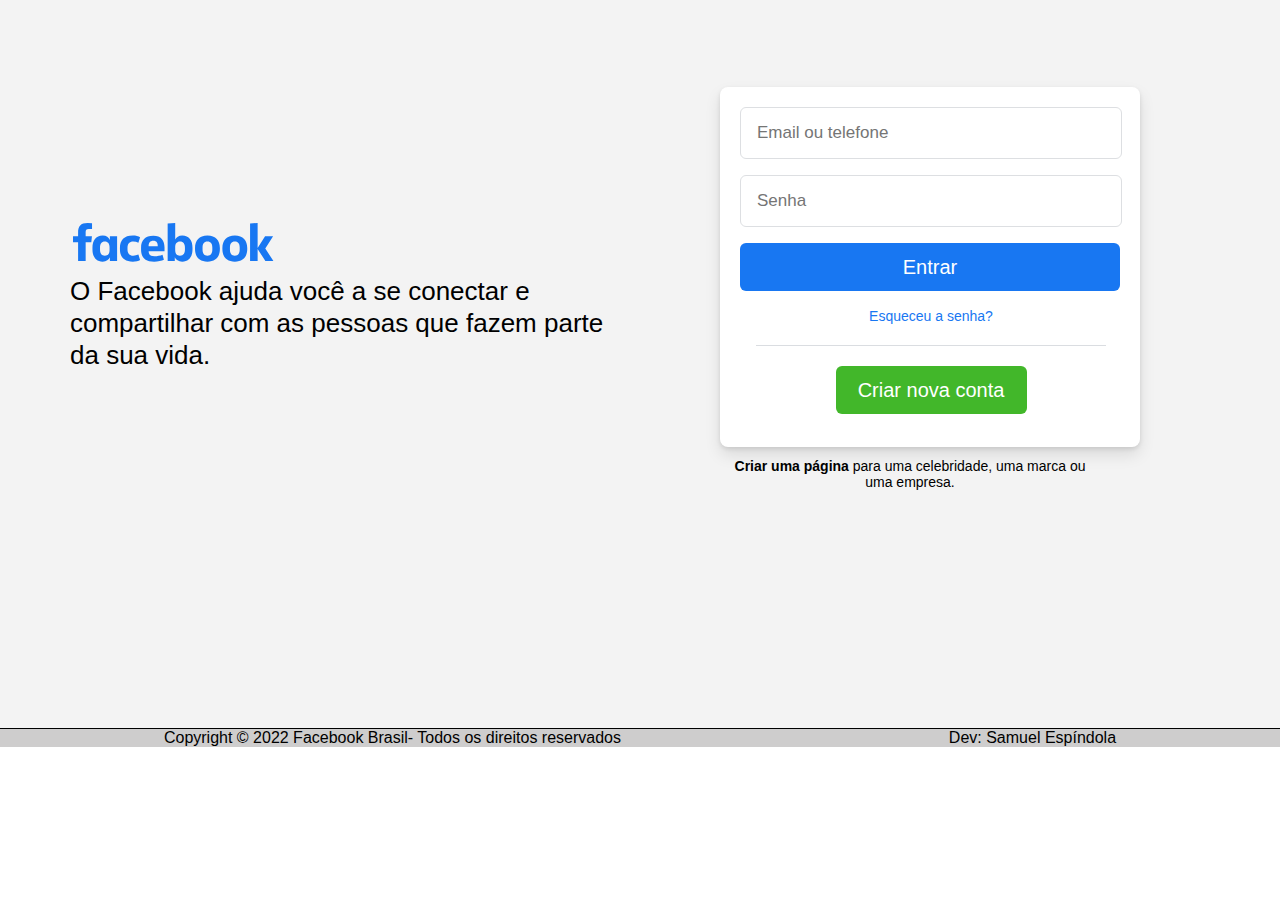
<file: Facebook/index.html>
<!DOCTYPE html>
<html lang="en">
<head>
    <meta charset="UTF-8">
    <meta http-equiv="X-UA-Compatible" content="IE=edge">
    <meta name="viewport" content="width=device-width, initial-scale=1.0">
    <title>Facebook-entre ou cadastra-se facebook.com</title>
    <link rel="stylesheet" href="style.css">
    <link rel="shortcut icon" href="img/FavIcon.ico" type="image/x-icon">
</head>
<body>
    <div class="body">
        <div class="wrapper">
            <div class="logo">
                <img src="img/dF5SId3UHWd.svg" alt="Logo do Facebook">
                <p>O Facebook ajuda você a se conectar e compartilhar com as pessoas que fazem parte da sua vida.</p>
            </div>
            <div class="continue">
                <div class="caixa">
                    <input type="text" placeholder="Email ou telefone">
                    <input type="password" placeholder="Senha">
                    <button class="Entrar">Entrar</button> 
                    <div class="Esqueceu">
                        <a href="#">Esqueceu a senha?</a>  <br>
                    </div>
                    <div class="linha"></div>
                    <button class="CriarNovaConta">Criar nova conta</button>
                </div>
                <div class="subs">
                    <div> <a href="#">Criar uma página</a> para uma celebridade, uma marca ou uma empresa.</div>
                </div>
            </div>
        </div>
    </div>
    <footer>
        <div class="footer">
            <p>Copyright © 2022 Facebook Brasil- Todos os direitos reservados</p>
            <p> <a href="https://github.com/samuelESP">Dev: Samuel Espíndola</a></p>
        </div>
    </footer>
</body>
</html>
</file>
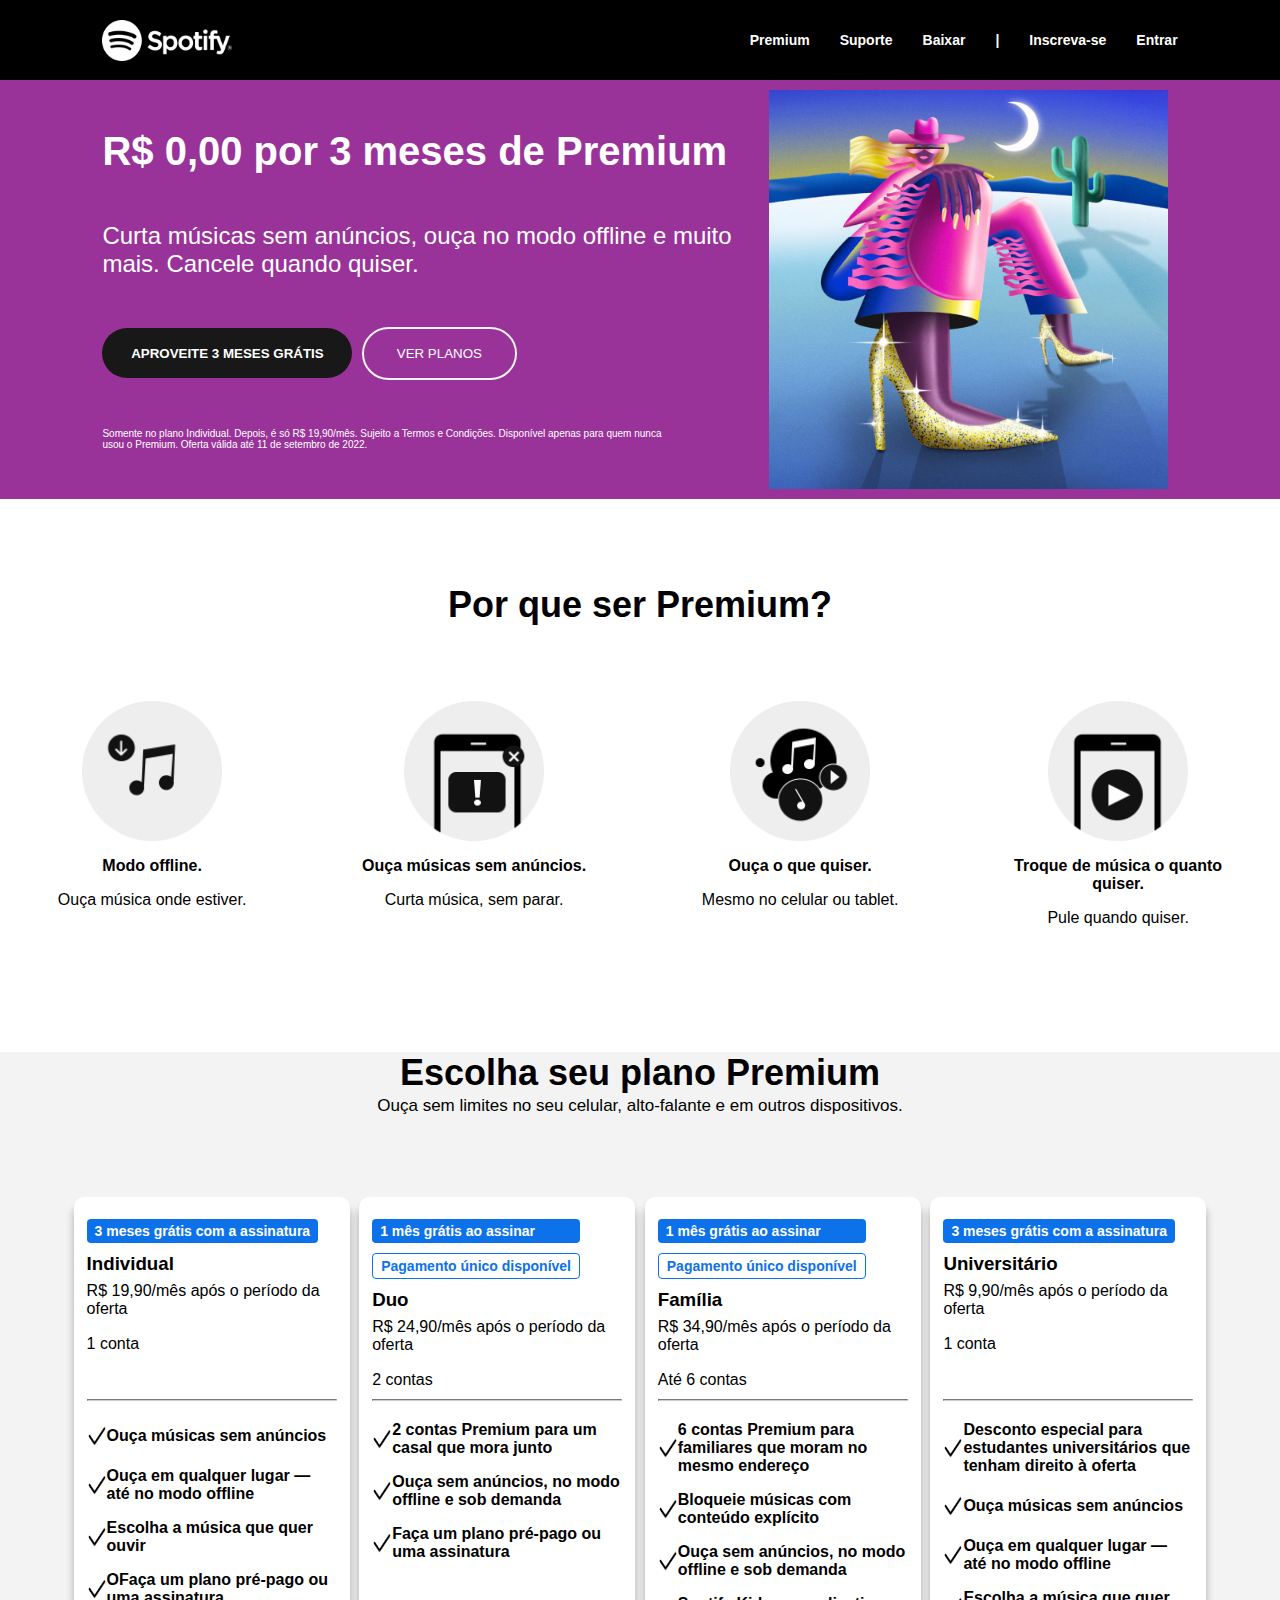
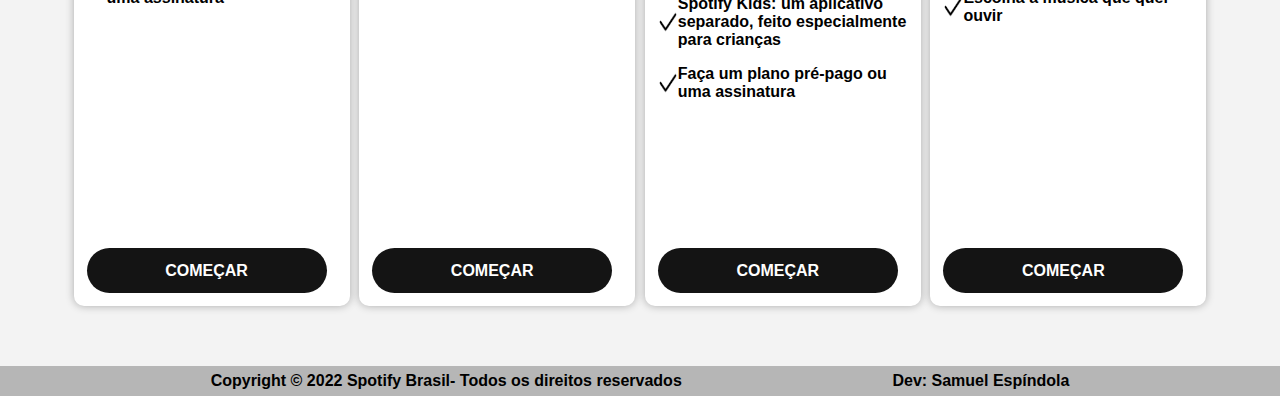
<file: spotify/index.html>
<!DOCTYPE html>
<html lang="en">
<head>
    <meta charset="UTF-8">
    <meta http-equiv="X-UA-Compatible" content="IE=edge">
    <meta name="viewport" content="width=device-width, initial-scale=1.0">
    <title>Spotify Premium-spotify.com</title>
    <link rel="stylesheet" href="style.css">
    <link rel="shortcut icon" href="img/favicon-16x16.png" type="image/x-icon">
</head>
<body>
    <header>
        <div class="cabeca">
            <img src="img/logo.png" alt="Logo Spotify">
            <div >
                <ul class="lista"> 
                    <li>Premium</li>
                    <li>Suporte</li>
                    <li>Baixar</li>
                    <li>|</li>
                    <li>Inscreva-se</li>
                    <li>Entrar</li>
                </ul>
            </div>
        </div>
    </header>
    <div class="backApresenta">
        <section class="apresenta">
            <div class="titulos">
                <h1>R$ 0,00 por 3 meses de Premium</h1>
                <p>Curta músicas sem anúncios, ouça no modo offline e muito mais. Cancele quando quiser.</p>
                <div>
                    <button class="bt1">APROVEITE 3 MESES GRÁTIS</button> <button class="bt2">VER PLANOS</button>
                </div>
                <span>Somente no plano Individual. Depois, é só R$ 19,90/mês. Sujeito a Termos e Condições. Disponível apenas para quem nunca <br> usou o Premium. Oferta válida até 11 de setembro de 2022.</span>
            </div>
            <img src="img/ParteDeCima.jpg" alt="Parte De Cima do Site">
        </section>
    </div>
    <section class="caract">
        <div>
            <h1>Por que ser Premium?</h1>
        </div>

        <ul class="premium">
            <li class="l1">
                <img src="img/ModoOffLine.png" alt="" >
                <p class="pz">Modo offline.</p>
                <p>Ouça música onde estiver.</p> 
            
            </li>

            <li class="l2">
                <img src="img/SemAd.png" alt="">
                <p class="pz">Ouça músicas sem anúncios.</p>
                 <p>Curta música, sem parar.</p>               
            </li>
            
            <li class="l3">
                <img src="img/OuçaOqueQuiser.png" alt="">
                <p class="pz">Ouça o que quiser.</p>
                <p>Mesmo no celular ou tablet. </p>               
            </li>
            
            <li class="l4">
                <img src="img/TroqueDeMúsicaoquantoquiser.png" alt="">
                <p class="pz">Troque de música o quanto <br> quiser.</p>
                <p>Pule quando quiser. </p>                
            </li>
            
        </ul>
    </section> 

    <section class="BackPlanos">
        
        <div class="PlanosCabeca">
            <h1>Escolha seu plano Premium</h1>
            <span>Ouça sem limites no seu celular, alto-falante e em outros dispositivos.</span>
        </div>

        <div class="listplanos">

            <div class="itemplano">
                <ul>
                    <li>
                        <h5>3 meses grátis com a assinatura</h5>
                    </li>
                </ul>
                
                <h3>Individual</h3>
                <p>R$ 19,90/mês após o período da oferta</p>
                <p>1 conta</p>
                <br>
                <br>
                <hr class="linha">

                <div class="alinha"><img src="img/check-179-434444.png" alt="" style="width: 20px;height: 30px;">Ouça músicas sem anúncios</div>
                <div class="alinha"><img src="img/check-179-434444.png" alt="" style="width: 20px;height: 30px;">Ouça em qualquer lugar — até no modo offline</div>
                <div class="alinha"><img src="img/check-179-434444.png" alt="" style="width: 20px;height: 30px;">Escolha a música que quer ouvir</div>
                <div class="alinha"><img src="img/check-179-434444.png" alt="" style="width: 20px;height: 30px;">OFaça um plano pré-pago ou uma assinatura</div>
                <div class="botao"><a class="Bot">COMEÇAR</a></div>
                
            </div>
            <div class="itemplano">
                <ul>
                    <li>
                        <h5>1 mês grátis ao assinar</h5>
                        <h5 class="p1">Pagamento único disponível</h5>
                    </li>
                </ul>
                
                <h3>Duo</h3>
                <p>R$ 24,90/mês após o período da oferta</p>
                <p>2 contas</p>
                <hr class="linha">
                <div class="alinha"><img src="img/check-179-434444.png" alt="" style="width: 20px;height: 30px;">2 contas Premium para um casal que mora junto</div>
                <div class="alinha"><img src="img/check-179-434444.png" alt="" style="width: 20px;height: 30px;">Ouça sem anúncios, no modo offline e sob demanda</div>
                <div class="alinha"><img src="img/check-179-434444.png" alt="" style="width: 20px;height: 30px;">Faça um plano pré-pago ou uma assinatura</div>
                <div class="botao"><a class="Bot">COMEÇAR</a></div>
                
            </div>
            <div class="itemplano">
                <ul>
                    <li>
                        <h5>1 mês grátis ao assinar</h5>
                        <h5 class="p1">Pagamento único disponível</h5>
                    </li>
                </ul>

                <h3>Família</h3>
                <p>R$ 34,90/mês após o período da oferta</p>
                <p>Até 6 contas</p>
                <hr class="linha">
                <div class="alinha"><img src="img/check-179-434444.png" alt="" style="width: 20px;height: 30px;">6 contas Premium para familiares que moram no mesmo endereço</div>
                <div class="alinha"><img src="img/check-179-434444.png" alt="" style="width: 20px;height: 30px;">Bloqueie músicas com conteúdo explícito</div>
                <div class="alinha"><img src="img/check-179-434444.png" alt="" style="width: 20px;height: 30px;">Ouça sem anúncios, no modo offline e sob demanda</div>
                <div class="alinha"><img src="img/check-179-434444.png" alt="" style="width: 20px;height: 30px;">Spotify Kids: um aplicativo separado, feito especialmente para crianças</div>
                <div class="alinha"><img src="img/check-179-434444.png" alt="" style="width: 20px;height: 30px;">Faça um plano pré-pago ou uma assinatura</div>
                <div class="botao"><a class="Bot">COMEÇAR</a></div>
            </div>
            <div class="itemplano">
                <ul>
                    <li>
                        <h5>3 meses grátis com a assinatura</h5>
                    </li>
                </ul>
                
                <h3>Universitário</h3>
                <p>R$ 9,90/mês após o período da oferta</p>
                <p>1 conta</p>
                <br>
                <br>
                <hr class="linha">
                <div class="alinha"><img src="img/check-179-434444.png" alt="" style="width: 20px;height: 30px;">Desconto especial para estudantes universitários que tenham direito à oferta</div>
                <div class="alinha"><img src="img/check-179-434444.png" alt="" style="width: 20px;height: 30px;">Ouça músicas sem anúncios</div>
                <div class="alinha"><img src="img/check-179-434444.png" alt="" style="width: 20px;height: 30px;">Ouça em qualquer lugar — até no modo offline</div>
                <div class="alinha"><img src="img/check-179-434444.png" alt="" style="width: 20px;height: 30px;">Escolha a música que quer ouvir</div>
                <div class="botao"><a class="Bot">COMEÇAR</a></div>
            </div>
        </div>
        
    </section>
</body>
<footer>
    <div class="footer">
        <p>Copyright © 2022 Spotify Brasil- Todos os direitos reservados</p>
        <p> <a href="https://github.com/samuelESP">Dev: Samuel Espíndola</a></p>
    </div>
</footer>
</html>
</file>
<file: Facebook/style.css>
*{
    margin: 0;
    padding: 0;
    font-family: Helvetica, Arial, sans-serif;
}

.body{
    background-color: rgb(243,243,243);
}

.wrapper{/*Conteúdo central da tela*/
    padding-bottom: 112px;
    padding-top: 72px;
    width: 980px;
    display: flex;
    align-items: center;
    margin: 0 auto;
}

.logo{/*Texto com a logo do facebook*/
display: flex;
flex-direction: column;
justify-content: flex-start;
height: 270px;
margin-left: -80px;
}

.logo img{
    width: 250px;
    height: 110px;
    margin: -22px;
}

.logo p{
    font-size: 26px;
    line-height: 32px;
    text-align: left;
    width: 99%;
}

.continue {/*Janela de login e subs*/
    display: grid;
    min-height: 34rem;
    grid-template-rows: 390px 23px;
    align-items: center;
    justify-content: space-evenly;
    width: 50%;
}

.caixa{/*Janela de login*/
    background-color: white;
    width: 380px;
    height: 300px;
    box-shadow: 0 2px 4px rgb(0 0 0 / 10%), 0 8px 16px rgb(0 0 0 / 10%);
    border-radius: 8px;
    padding: 20px 20px 40px 20px;
    margin-left: 80px;
    display: grid;
    grid-template-rows: auto auto auto auto;
}

.caixa input{/*Pega o input de Email e senha*/
    width: 348px;
    height: 22px;
    margin-bottom: 16px;
    border-radius: 6px;
    padding: 14px 16px;
    font-size: 17px;
    border: 1px solid #dddfe2;
}

.caixa .Entrar{/*Estilização do botão de Entrar*/
    background-color: #1877f2;
    border-radius: 6px;
    border: none;
    width: 380px;
    line-height: 48px;
    color: white;
    font-size: 20px;
    margin-bottom: 16px;
    cursor: pointer;
}
.caixa .Entrar:hover{
    background-color: #2572d6;
}

.caixa .Esqueceu{/*EStilização do opção de "Esqueceu a senha?"*/
    width: 100%;
    text-align: center;
    margin-bottom: none;
}

.caixa a{/*EStilização do opção de "Esqueceu a senha?"*/
    color: #1877f2;
    font-size: 14px;
    font-weight: 500;
    text-decoration: none; 
    
}

.caixa a:hover{
    text-decoration: underline;
}

.caixa .linha{/*Linha de corte*/
    align-items: center;
    border-bottom: 1px solid #dadde1;
    display: flex;
    margin: 20px 16px;
    text-align: center;
}

.caixa .CriarNovaConta{/*Botão de "Criar nova conta"*/
    background-color: #42b72a;
    width: 380px;
    border-radius: 6px;
    border: none;
    margin: auto;
    width: 50%;
    line-height: 48px;
    color: white;
    font-size: 20px;
    margin-bottom: 16px;
    justify-content: center;
    cursor: pointer;
}
.caixa .CriarNovaConta:hover{
    background-color: #449e32;
}

.subs{/*subtitulos da caixa*/
    width: 380px;
    margin-left: 80px;
    text-align: center;
    margin-top: none;
    font-size: 14px;
}

.subs a{
    font-size: 14px;
    font-weight: 600;
    text-decoration: none;
    color: black;
}

.footer{/*Rodapé do programa*/
    display: flex;
    justify-content: space-around;
    background-color: rgb(206, 205, 205);
    border-top: 1px solid black;
}

.footer a{
    color: black;
    text-decoration: none;
}
.footer a:hover{
    color: #1877f2;
    text-decoration: underline;
    
}
</file>
<file: spotify/style.css>
*{
    margin: 0;
    padding: 0;
    font-family: Helvetica, Arial, sans-serif;
}

header{
    background-color: black;
}

.cabeca{
    display: flex;
    margin: auto;
    width: 84%;
    align-items: center;
    justify-content: space-between;
    height: 80px;
}

.cabeca img{
    width: 130px;
    height: 41px;
}

.lista{
    font-weight: 600;
    font-size: 14px;
    gap: 30px;
    color: white;
    display: flex;
    list-style-type: none;
    cursor: pointer;
}


.backApresenta{
    background-color: #993399;
}

.apresenta{
    display: flex;
    margin: auto;
    width: 84%;
    color: white;
}

.apresenta .titulos{
    display: flex;
    flex-direction: column;
    justify-content: space-evenly;
}

.apresenta img{
    width: 400px;
    height: 399px;
    margin:10px;
}

.titulos h1{
    font-size: 40px;
}

.titulos p{
    font-size: 24px;
}

.bt1{
    border-radius: 30px;
    width: 250px;
    height: 50px;
    border: none;
    color: white;
    background-color: rgb(24, 24, 24);
    text-align: center;
    font-weight: 600;
    margin-right: 5px;
}
.bt1:hover{
    transform: scale(1.05);
    background-color: black;
}

.bt2{
    width: 155px;
    height: 53px;
    background-color: transparent;
    color: white;
    border-radius: 30px;
    border: 2px solid whitesmoke;
    margin-right: 5px;
}
.bt2:hover{
transform: scale(1.05);
background-color: rgba(0, 0, 0, 0.068);
}


.titulos span{
    font-size: 10px;
}

.caract h1{
    margin-top: 85px;
    font-size: 36px;
    text-align: center;
    font-weight: 700;
}

.premium{
    margin-top: 75px;
    display: flex;
    justify-content: space-between;
    margin-bottom: 50px;
}

.premium li{
    display: flex;
    flex-direction: column;
    align-items: center;
    text-align: center;
}

.premium li p{
    margin-top: 16px;
}

.pz{
    font-weight: 700;
    
}

.premium img{
    width: 140px;
    height: 140px;
}

.l1{
    list-style: none;
    margin: 0px auto 40px;
}


.l2{
    list-style: none;
    margin: 0px auto 40px;
}

.l3{
    list-style: none;
    margin: 0px auto 40px;
}

.l4{
    list-style: none;
    margin: 0px auto 40px;
}

.BackPlanos{
    background-color: rgb(243,243,243);
}

.BackPlanos h1{
    margin-top: 85px;
    font-size: 36px;
    text-align: center;
    font-weight: 700;
}

.BackPlanos span{
    display: block;
    margin-top: 2px;
    font-size: 17px;
    text-align: center;
    margin-bottom: 90px;
}

.listplanos{
    display: flex;
    margin: auto;
    justify-content: space-evenly;
    width: 90%;
    height: 700px;
    padding-bottom: 60px;
}

.itemplano{
    border-radius: 10px 10px 10px 10px;
    padding: 13px;
    width: 250px;
    background-color: white;
    box-shadow: rgb(255 255 255) 0px 8px 0px 0px, rgb(0 0 0 / 30%) 0px 0px 8px;
    box-shadow: rgb(255 255 255) 0px -9px 0px 0px, rgb(0 0 0 / 30%) 0px 0px 8px;
    display: flex;
    flex-flow: column nowrap;
    align-items: flex-start;
}

.itemplano ul li{
    display: inline;
}

.itemplano ul h5{
    color: rgb(255, 255, 255);
    background-color: rgb(13, 114, 234);
    border-radius: 4px;
    font-size: 14px;
    padding: 4px 8px;
    margin: 0px 4px 10px 0px;
}

.itemplano ul .p1{
    border-radius: 4px;
    font-size: 14px;
    padding: 4px 8px;
    font-weight: 600;
    margin: 0px 4px 10px 0px;
    color: rgb(13, 114, 234);
    background-color: rgb(255, 255, 255);
    border: 1px solid rgb(13, 114, 234);
}

.itemplano p{
    margin: 7px 4px 10px 0px;
}

.linha{
    align-self: stretch;
    border-color: rgb(204, 204, 204);
    margin: 0px 0px 20px 0px;
}

.check{
    display: flex;
    flex-direction: column;
}
.check span{
    margin: 0 0 3px 0px;
}

.alinha{
    display: flex;
    align-items: center;
    margin-bottom: 16px;
    font-weight: 600;
}

.botao{
    height: 550px;
    display: flex;
    align-items: flex-end;
}

.Bot{
    display: flex;
    justify-content: center;
    align-items: center;
    height: 45px;
    width: 240px;
    color: white;
    background-color: rgb(20, 20, 20);
    border-radius: 500px;
    font-weight: 700;
    cursor: pointer;
}

.Bot:hover{
    transform: scale(1.05);
    background-color: black;
}

footer{
    background-color: rgb(182, 182, 182);
}

.footer{
    height: 30px;
    display: flex;
    justify-content: space-evenly;
    font-weight: bold;
    align-items: center;
}

.footer a{
    text-decoration: none;
    color: black;
}
</file>
